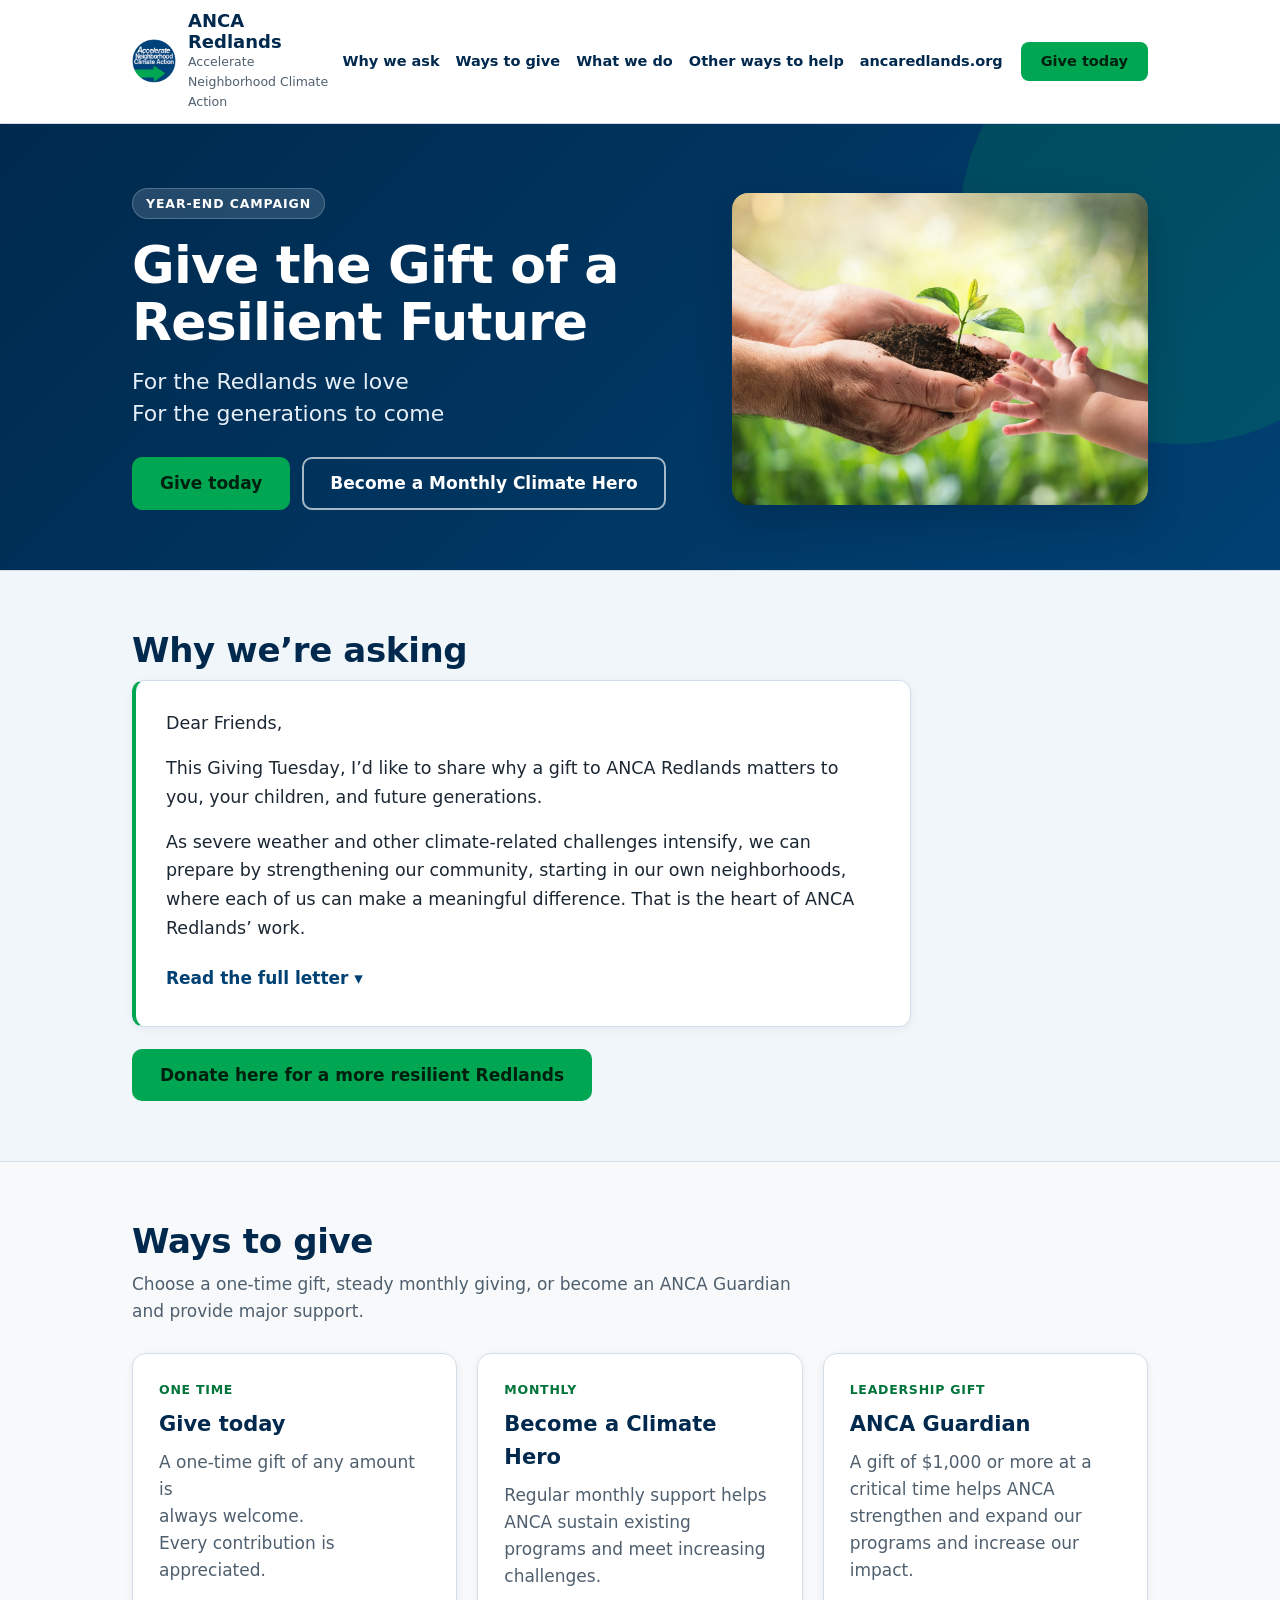
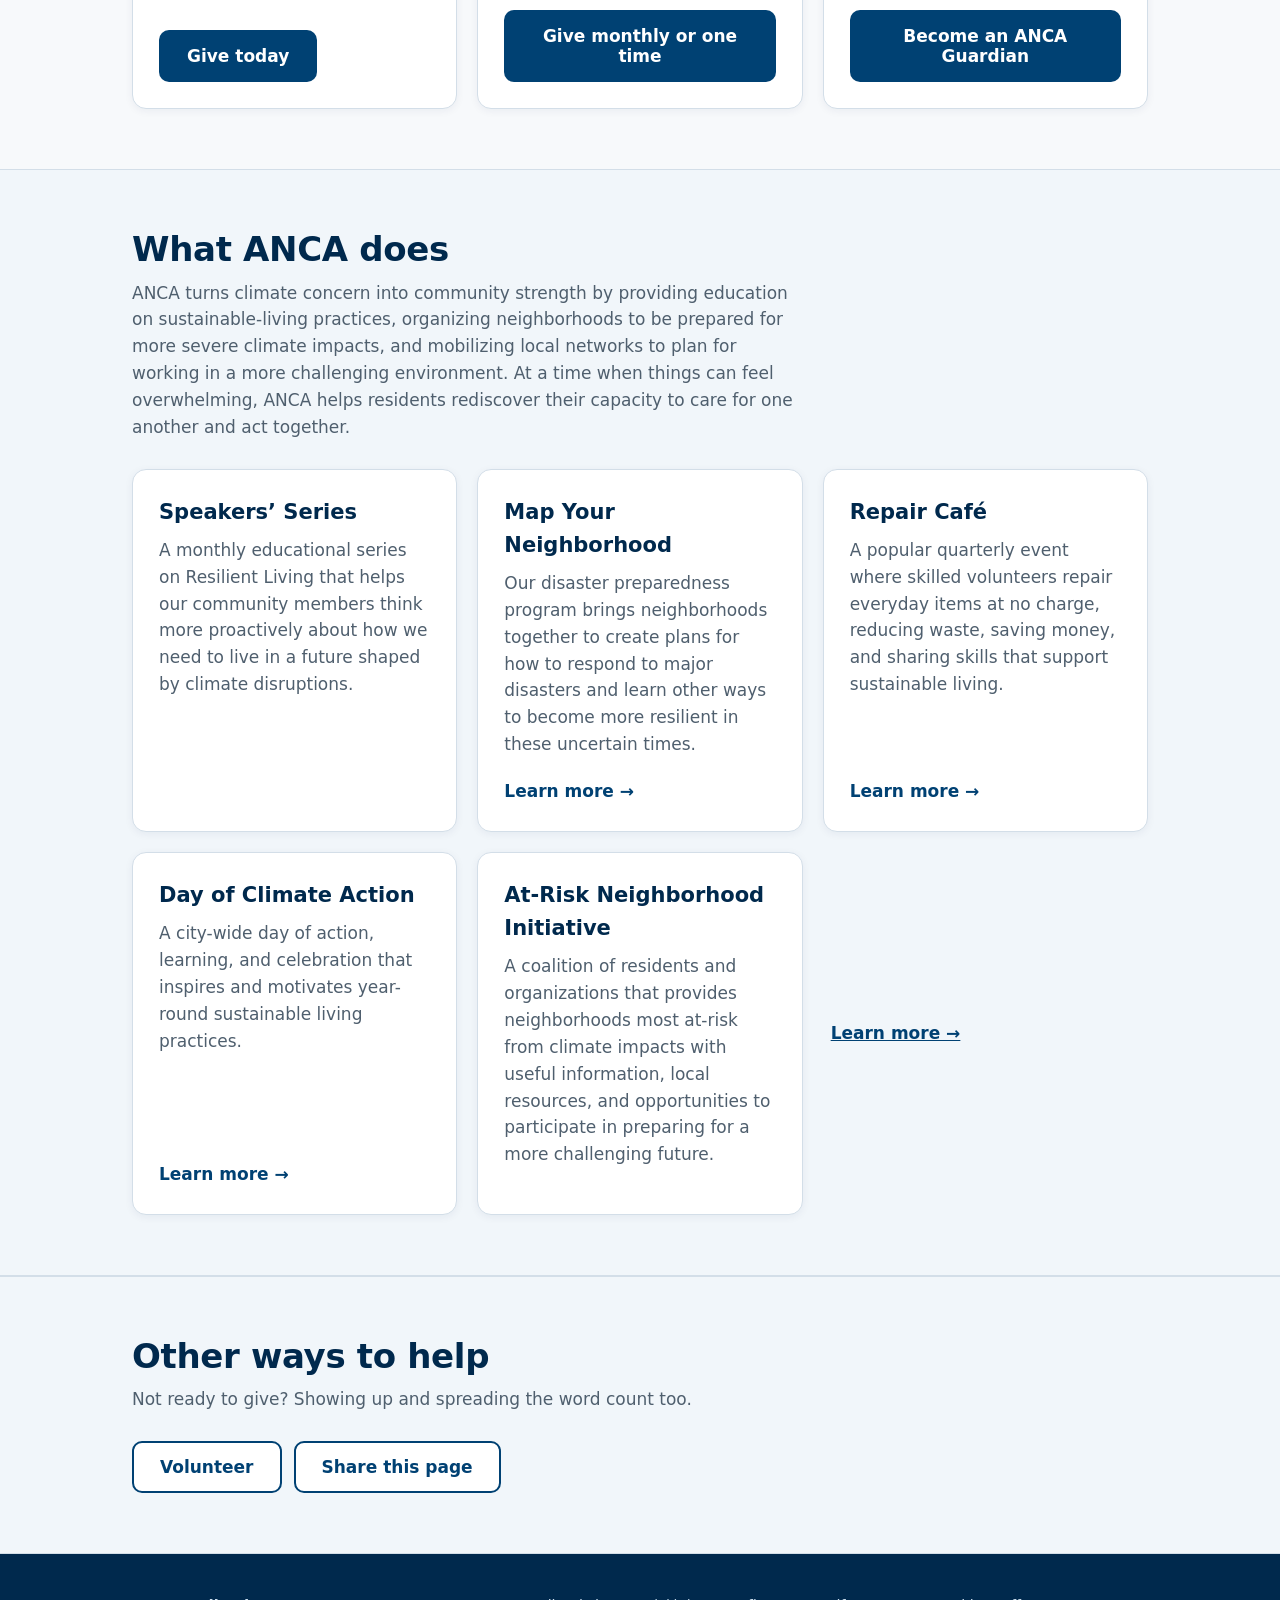
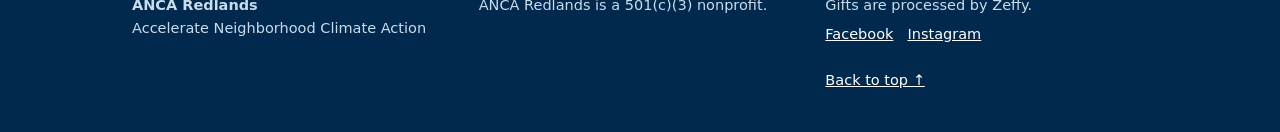
<file: index.html>
<!doctype html>
<html lang="en">
<head>
<meta charset="utf-8">
<meta name="viewport" content="width=device-width, initial-scale=1">
<title>ANCA Redlands: Give the Gift of a Resilient Future</title>
<meta name="description" content="Support ANCA Redlands (Accelerate Neighborhood Climate Action) in our year-end campaign for local climate resilience, neighborhood preparedness, and sustainability.">
<!-- Remove this noindex line when the page goes live. -->
<meta name="robots" content="noindex, nofollow">
<link rel="icon" type="image/png" href="assets/favicon.png">
<!-- Social preview. Update the two URLs below when the page moves to the ANCA domain. -->
<meta property="og:type" content="website">
<meta property="og:title" content="ANCA Redlands: Give the Gift of a Resilient Future">
<meta property="og:description" content="For the Redlands we love. For the generations to come. Support local neighborhood climate action.">
<meta property="og:image" content="https://anca-redlands.github.io/giving-campaign/assets/og-image.png">
<meta property="og:url" content="https://anca-redlands.github.io/giving-campaign/">
<meta name="twitter:card" content="summary_large_image">
<link rel="stylesheet" href="styles.css">
</head>
<body>
<a class="skip" href="#main">Skip to main content</a>
<div id="app">
  <!-- Static fallback rendered immediately for crawlers and no-JS visitors; replaced seamlessly by app.js -->
  <header class="site-header">
    <div class="wrap">
      <a class="brand" href="https://www.ancaredlands.org">
        <img src="assets/logo.png" alt="ANCA Redlands logo" width="48" height="48">
        <div>
          <b>ANCA Redlands</b>
          <span>Accelerate Neighborhood Climate Action</span>
        </div>
      </a>
    </div>
  </header>
  <main id="main">
    <section class="hero">
      <div class="wrap">
        <span class="tag">Year-end campaign</span>
        <h1>Give the Gift of a Resilient Future</h1>
        <p class="sub">For the Redlands we love. For the generations to come.</p>
        <div class="cta-row">
          <a class="btn primary" href="https://www.zeffy.com/en-US/donation-form/give-today-16" rel="noopener">Give today</a>
        </div>
      </div>
    </section>
  </main>
</div>
<script src="config.js"></script>
<script src="app.js"></script>
</body>
</html>
</file>
<file: styles.css>
:root{
  --navy-900:#00294d; --navy-700:#004173; --green:#00a651; --green-text:#00743a;
  --tint-100:#e3edf5; --tint-50:#f1f6fa;
  --ink:#1b2733; --muted:#4f5f6e; --line:#d3dee8; --paper:#fff; --bg:#f7f9fb;
  --warn-bg:#fff6dc; --warn-line:#e6c767; --warn-ink:#6b4700;
  --shadow-sm:0 2px 8px rgba(0,41,77,.06);
  --shadow-lg:0 16px 36px rgba(0,22,42,.24);
}
*{box-sizing:border-box}
html{scroll-behavior:smooth}
body{margin:0;font-family:"Segoe UI",system-ui,-apple-system,Helvetica,Arial,sans-serif;color:var(--ink);background:var(--bg);line-height:1.58;font-size:17px;-webkit-font-smoothing:antialiased}
a{color:var(--navy-700)}
.wrap{max-width:1060px;margin:0 auto;padding:0 22px}
.skip{position:absolute;left:-999px;top:0;background:#fff;color:var(--navy-900);padding:10px 14px;z-index:40;border-radius:0 0 8px 0}
.skip:focus{left:0}

/* draft ribbon */
.ribbon{background:var(--warn-bg);border-bottom:1px solid var(--warn-line);color:var(--warn-ink);font-size:14px}
.ribbon .wrap{padding-top:9px;padding-bottom:9px}
.ribbon b{text-transform:uppercase;letter-spacing:.04em;font-size:12px;background:#8a5d00;color:#fff;padding:2px 8px;border-radius:4px;margin-right:8px}

/* sticky header */
.site-header{position:sticky;top:0;z-index:30;background:rgba(255,255,255,.96);backdrop-filter:blur(8px);border-bottom:1px solid var(--line)}
.site-header .wrap{display:flex;justify-content:space-between;align-items:center;gap:14px;padding-top:11px;padding-bottom:11px}
.brand{display:flex;align-items:center;gap:12px;text-decoration:none;color:var(--navy-900)}
.brand img{width:44px;height:44px;border-radius:50%;display:block;flex-shrink:0}
.brand b{display:block;font-size:18px;line-height:1.15}
.brand span{display:block;font-size:12.5px;color:var(--muted)}
.header-actions{display:flex;align-items:center;gap:18px}
nav{display:flex;align-items:center;gap:16px}
nav a{text-decoration:none;font-weight:600;font-size:14.5px;color:var(--navy-900);white-space:nowrap}
nav a:hover{text-decoration:underline}
.btn.header-cta{font-size:14.5px;padding:9px 18px;border-radius:8px;white-space:nowrap}

/* hero */
.hero{background:linear-gradient(135deg,var(--navy-900) 0%,var(--navy-700) 100%);color:#fff;padding:64px 0 60px;position:relative;overflow:hidden}
.hero:after{content:"";position:absolute;right:-120px;top:-120px;width:440px;height:440px;border-radius:50%;background:rgba(0,166,81,.18);pointer-events:none}
.hero .wrap{position:relative;z-index:1}
.hero-grid{display:grid;grid-template-columns:1.15fr .85fr;gap:38px;align-items:center}
.tag{display:inline-block;font-size:12.5px;font-weight:700;letter-spacing:.07em;text-transform:uppercase;background:rgba(255,255,255,.14);border:1px solid rgba(255,255,255,.22);padding:5px 13px;border-radius:999px;margin-bottom:18px}
.hero h1{font-size:clamp(34px,5vw,52px);line-height:1.08;margin:0 0 16px;letter-spacing:-.015em}
.hero .sub{white-space:pre-line;font-size:clamp(18px,2.2vw,22px);margin:0 0 28px;max-width:38ch;color:#e6eff7;line-height:1.45}
.hero-note{margin:14px 0 0;font-size:14.5px;color:#c9dcec}
.cta-row{display:flex;flex-wrap:wrap;gap:12px;align-items:center}

/* hero interactive impact card */
.hero-card{background:var(--paper);color:var(--ink);border-radius:16px;padding:26px;box-shadow:var(--shadow-lg);border:1px solid rgba(255,255,255,.2)}
.hero-card-kicker{font-size:12.5px;font-weight:700;letter-spacing:.06em;text-transform:uppercase;color:var(--green-text);margin-bottom:12px}
.tier-pills{display:grid;grid-template-columns:repeat(5,1fr);gap:7px;margin-bottom:16px}
.tier-pill{appearance:none;background:var(--tint-50);border:1.5px solid var(--line);color:var(--navy-900);font-weight:700;font-size:15px;padding:10px 4px;border-radius:9px;cursor:pointer;font-family:inherit;transition:all .15s ease}
.tier-pill:hover{border-color:var(--navy-700);background:var(--tint-100)}
.tier-pill.active{background:var(--navy-900);border-color:var(--navy-900);color:#fff}
.impact-desc{min-height:3.2em;margin:0 0 18px;font-size:15.5px;color:var(--ink);line-height:1.45}
.btn.full-btn{display:block;width:100%;text-align:center}
.hero-card-trust{margin-top:11px;text-align:center;font-size:13px;color:var(--muted)}

.btn{display:inline-block;text-decoration:none;font-weight:700;font-size:17px;padding:14px 26px;border-radius:10px;border:2px solid transparent;cursor:pointer;font-family:inherit;line-height:1.2;text-align:center;transition:background .15s ease,transform .1s ease}
.btn.primary{background:var(--green);color:#00200f}
.btn.primary:hover{background:#1fc16c}
.btn.ghost{background:transparent;color:#fff;border-color:rgba(255,255,255,.65)}
.btn.ghost:hover{background:rgba(255,255,255,.12)}
.btn.dark{background:var(--navy-700);color:#fff}
.btn.dark:hover{background:var(--navy-900)}
.btn.outline{background:#fff;color:var(--navy-700);border-color:var(--navy-700)}
.btn.outline:hover{background:var(--tint-50)}
.btn[aria-disabled="true"]{opacity:.55;cursor:not-allowed}
.btn:focus-visible,a:focus-visible,button:focus-visible{outline:3px solid var(--green);outline-offset:3px}

/* sections */
section{padding:60px 0}
section.alt{background:var(--tint-50);border-top:1px solid var(--line);border-bottom:1px solid var(--line)}
section h2{font-size:clamp(26px,3.8vw,34px);color:var(--navy-900);margin:0 0 10px;line-height:1.15;letter-spacing:-.01em}
section h3{color:var(--navy-900);margin:0 0 8px}
.lead{color:var(--muted);max-width:62ch;margin:0 0 28px}
.prose{background:var(--paper);border:1px solid var(--line);border-left:4px solid var(--green);border-radius:12px;padding:28px 30px;max-width:72ch;box-shadow:var(--shadow-sm)}
.prose p{margin:0 0 16px;font-size:17.5px;line-height:1.65}
.prose p:last-child{margin-bottom:0}

.grid2{display:grid;grid-template-columns:repeat(auto-fit,minmax(300px,1fr));gap:20px}
.grid3{display:grid;grid-template-columns:repeat(auto-fit,minmax(270px,1fr));gap:20px}
.card{background:var(--paper);border:1px solid var(--line);border-radius:14px;padding:26px;display:flex;flex-direction:column;box-shadow:var(--shadow-sm)}
.card h3{font-size:21px}
.card .kicker{font-size:12.5px;font-weight:700;letter-spacing:.06em;text-transform:uppercase;color:var(--green-text);margin-bottom:8px}
.card p{margin:0 0 20px;color:var(--muted);flex:1}
.card .btn{align-self:flex-start}
.flag{display:inline-block;font-size:12px;background:var(--warn-bg);border:1px solid var(--warn-line);color:var(--warn-ink);border-radius:999px;padding:2px 10px;margin-left:6px;font-weight:600;vertical-align:middle}
.slot{border:2px dashed var(--warn-line);background:var(--warn-bg);color:var(--warn-ink);border-radius:12px;padding:18px 20px;font-size:15.5px}

/* goal */
.progress{background:var(--paper);border:1px solid var(--line);border-radius:14px;padding:24px;margin-bottom:28px;box-shadow:var(--shadow-sm)}
.progress .row{display:flex;justify-content:space-between;flex-wrap:wrap;gap:6px;font-weight:700;color:var(--navy-900)}
.bar{height:16px;border-radius:999px;background:var(--tint-100);overflow:hidden;margin:12px 0 8px}
.bar i{display:block;height:100%;background:linear-gradient(90deg,var(--navy-700),var(--green));border-radius:999px}
.progress small{color:var(--muted)}

/* 12 days */
.days{display:grid;grid-template-columns:repeat(auto-fill,minmax(215px,1fr));gap:14px;padding:0;margin:0;list-style:none}
.day{background:var(--paper);border:1px solid var(--line);border-radius:12px;padding:15px;min-height:112px;display:flex;flex-direction:column;box-shadow:var(--shadow-sm)}
.day-head{display:flex;justify-content:space-between;align-items:baseline;gap:8px}
.day b{font-size:12px;letter-spacing:.05em;text-transform:uppercase;color:var(--green-text)}
.day span{font-size:13px;color:var(--muted)}
.day em{font-style:normal;font-size:15.5px;font-weight:700;color:var(--navy-900);display:block;margin:6px 0 4px}
.day.gift{border-color:var(--green);background:#f0faf4}
.day p{margin:6px 0 0;font-size:14.5px;color:var(--ink)}
.day p.try{color:var(--muted)}
.day p.todo{color:var(--warn-ink);font-style:italic}
.day .prompt{margin-top:auto;padding-top:8px;font-size:13px;font-weight:700;color:var(--green-text)}
.day .btn.small{font-size:14.5px;padding:9px 14px;margin-top:10px}
.day.closed{background:var(--tint-50);border-style:dashed;box-shadow:none}
.day.closed em{color:var(--muted);font-weight:500}
.day.past{opacity:.88}
.preview{font-size:14px;color:var(--muted);margin:0 0 18px}
.preview a{margin-right:10px;font-weight:600}
.day.today{outline:3px solid var(--green);outline-offset:1px}

.match{margin-top:24px;border:2px dashed var(--green);border-radius:14px;padding:24px;background:var(--paper)}
.match dl{display:grid;grid-template-columns:max-content 1fr;gap:8px 18px;margin:0;font-size:15.5px}
.match dt{font-weight:700;color:var(--navy-700)}
.match dd{margin:0;color:var(--muted)}

.help{display:flex;flex-wrap:wrap;gap:12px}
.card a.more{font-weight:700;margin-top:auto;text-decoration:none}
.card a.more:hover{text-decoration:underline}
.names{columns:3 200px;list-style:none;padding:0;margin:0 0 12px;font-size:16px}
.names li{break-inside:avoid;padding:3px 0}

/* checklist (draft only) */
.checklist{background:var(--warn-bg);border-top:1px solid var(--warn-line)}
.checklist .wrap{padding-top:28px;padding-bottom:28px}
.checklist h2{font-size:22px;color:var(--warn-ink);margin-bottom:6px}
.checklist ul{margin:10px 0 0;padding-left:20px;color:var(--warn-ink)}
.checklist li{margin-bottom:4px}

footer{background:var(--navy-900);color:#c9dcec;padding:40px 0;font-size:14.5px}
footer a{color:#fff}
footer .cols{display:grid;grid-template-columns:repeat(auto-fit,minmax(240px,1fr));gap:24px}
footer .social{margin-top:6px}
footer .social a{margin-right:14px}

@media (max-width:860px){
  .hero-grid{grid-template-columns:1fr;gap:28px}
  nav{display:none}
}
@media (max-width:640px){
  body{font-size:16px}
  .hero{padding:44px 0 40px}
  .brand span{display:none}
  .cta-row .btn{width:100%}
  .tier-pills{grid-template-columns:repeat(5,1fr);gap:5px}
  .tier-pill{font-size:14px;padding:9px 2px}
  .card .btn{width:100%}
}
@media (prefers-reduced-motion:reduce){html{scroll-behavior:auto}}

.hero-photo{margin:0}
.hero-photo img{display:block;width:100%;height:auto;aspect-ratio:4/3;object-fit:cover;border-radius:16px;box-shadow:var(--shadow-lg)}
.hero-photo figcaption{margin-top:8px;font-size:12.5px;color:#c9dcec}
.gift-list{list-style:none;margin:0 0 20px;padding:0;color:var(--muted);font-size:15px}
.gift-list li{padding:7px 0;border-top:1px solid var(--line)}
.gift-list li:first-child{border-top:0}
.gift-list b{color:var(--navy-900);margin-right:4px}
.more-tile{display:flex;align-items:center;padding:0 8px}
.more-tile a.more{font-weight:700;font-size:17px}

.card p{white-space:pre-line}

.letter-more{margin-top:4px}
.letter-more summary{cursor:pointer;font-weight:700;color:var(--navy-700);padding:6px 0;list-style:none}
.letter-more summary::-webkit-details-marker{display:none}
.letter-more summary:after{content:" \25BE"}
.letter-more[open] summary{margin-bottom:12px}
.letter-more[open] summary:after{content:" \25B4"}
.letter .sign{margin-top:8px}
.prose ul{margin:0 0 16px;padding-left:22px;font-size:17.5px;line-height:1.6;max-width:66ch}
.prose li{margin-bottom:8px}
.letter-cta{margin-top:22px}
</file>
